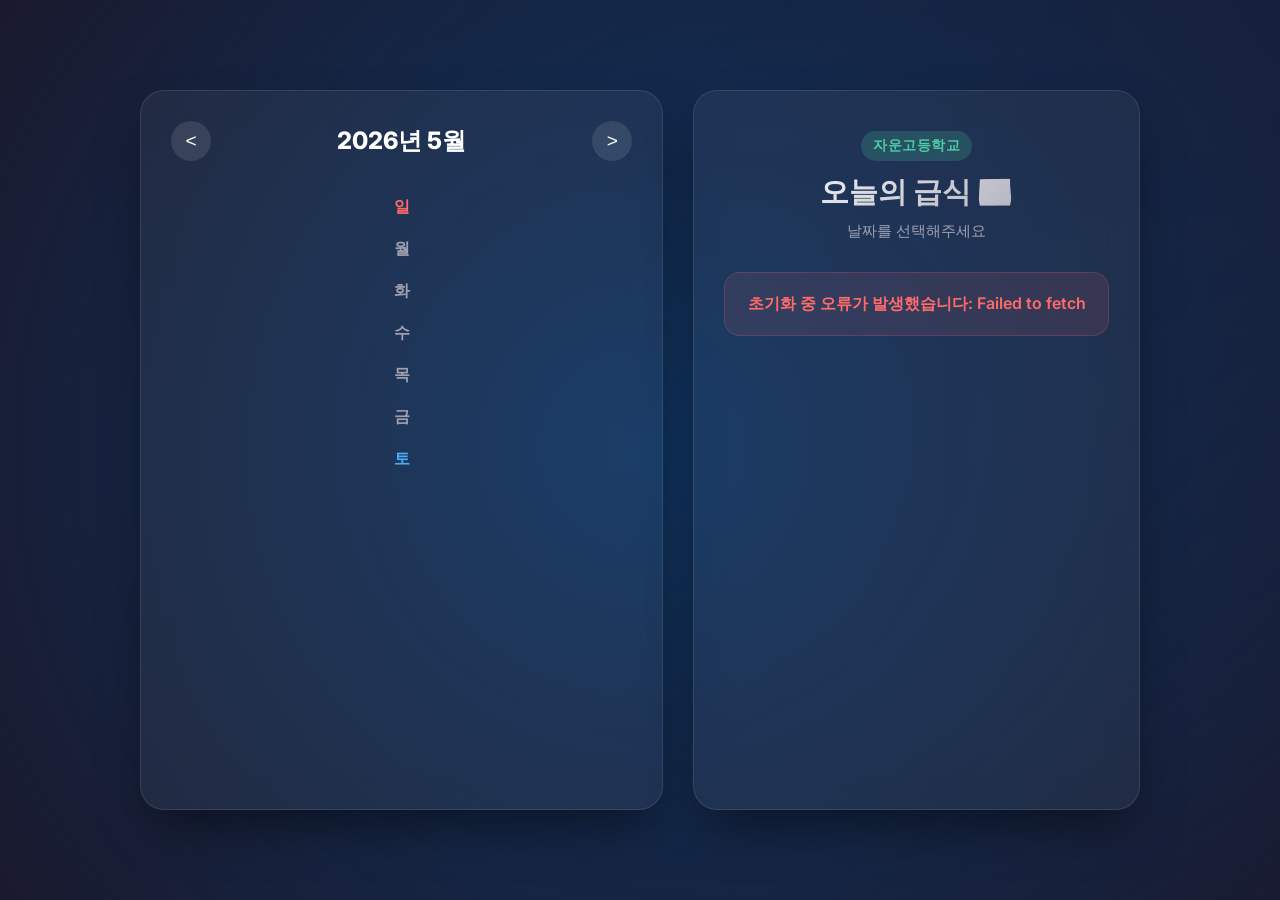
<file: index.html>
<!DOCTYPE html>
<html lang="ko">
<head>
    <meta charset="UTF-8">
    <meta name="viewport" content="width=device-width, initial-scale=1.0">
    <title>자운고등학교 월간 급식 달력</title>
    <meta name="description" content="자운고등학교의 월간 급식 메뉴를 달력 형태로 확인하세요.">
    <link rel="stylesheet" href="style.css">
    <!-- Google Fonts: Inter -->
    <link href="https://fonts.googleapis.com/css2?family=Inter:wght@400;600;800&display=swap" rel="stylesheet">
</head>
<body>
    <div class="background-animation"></div>
    
    <main class="dashboard">
        <!-- 왼쪽 패널: 캘린더 -->
        <section class="glass-panel calendar-panel">
            <header class="calendar-header">
                <button id="prev-month" class="nav-btn">&lt;</button>
                <h2 id="month-display">2026년 5월</h2>
                <button id="next-month" class="nav-btn">&gt;</button>
            </header>
            
            <div class="calendar-grid">
                <!-- 요일 헤더 -->
                <div class="day-name sun">일</div>
                <div class="day-name">월</div>
                <div class="day-name">화</div>
                <div class="day-name">수</div>
                <div class="day-name">목</div>
                <div class="day-name">금</div>
                <div class="day-name sat">토</div>
                
                <!-- 날짜 그리드 (JS로 동적 생성) -->
                <div id="calendar-days" class="days-grid"></div>
            </div>
            
            <div id="calendar-loading" class="spinner hidden">
                <div class="bounce1"></div>
                <div class="bounce2"></div>
                <div class="bounce3"></div>
            </div>
        </section>

        <!-- 오른쪽 패널: 급식 상세 정보 -->
        <section class="glass-panel detail-panel">
            <header>
                <div class="badge">자운고등학교</div>
                <h1>오늘의 급식 🍱</h1>
                <p id="date-display" class="date-text">날짜를 선택해주세요</p>
            </header>
            
            <div id="error-message" class="error-msg hidden"></div>

            <div id="meal-content" class="fade-in">
                <div class="empty-state" id="empty-state">
                    <span class="icon">🍽️</span>
                    <p>선택하신 날짜의 급식 정보가 없습니다.</p>
                </div>
                
                <div id="meal-data" class="hidden">
                    <ul id="menu-list" class="menu-list">
                        <!-- 메뉴 항목 동적 추가 -->
                    </ul>
                    <div class="nutrition-info">
                        <span class="icon">⚡</span>
                        <span id="calories-display">0 Kcal</span>
                    </div>
                </div>
            </div>
        </section>
    </main>

    <script src="script.js"></script>
</body>
</html>
</file>
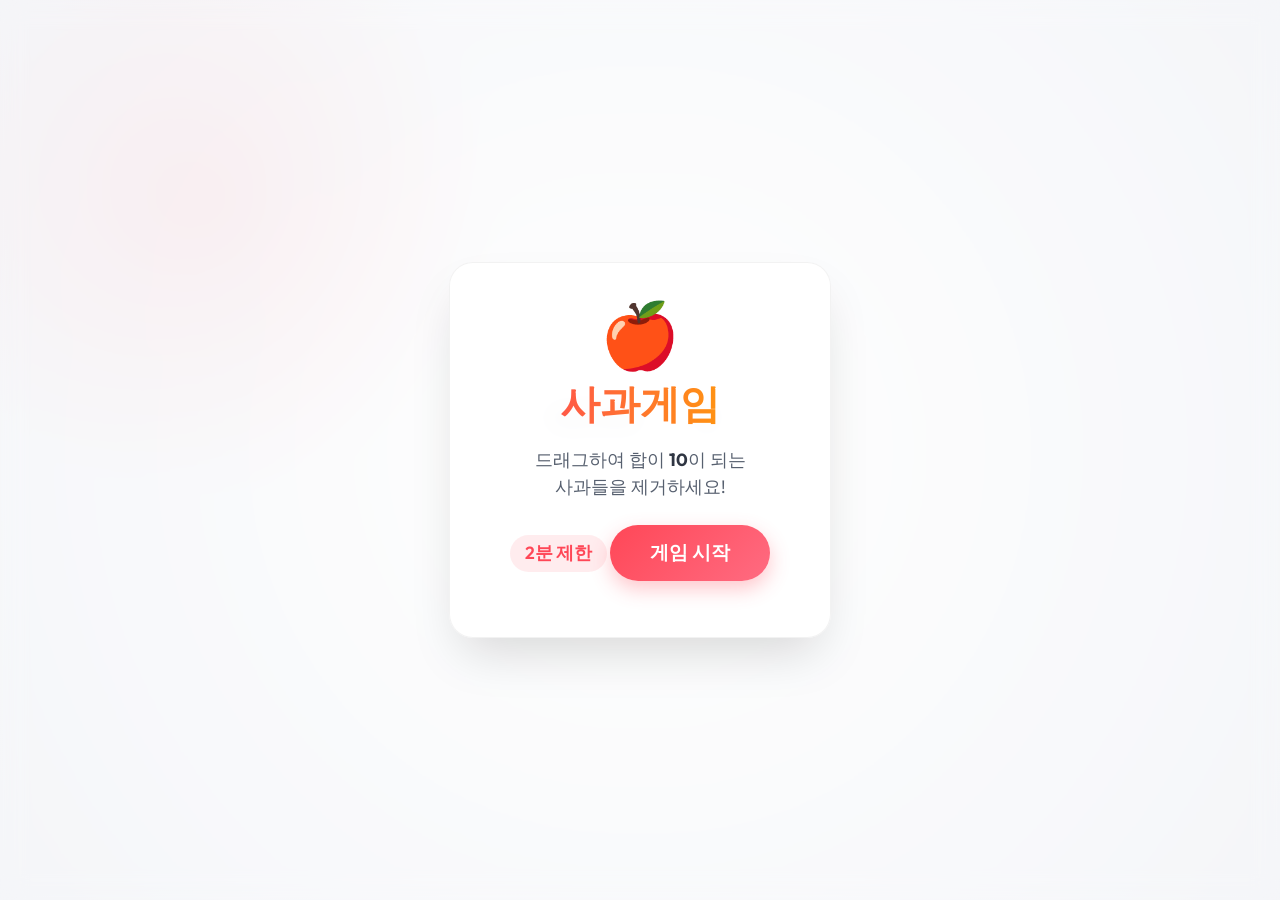
<file: game/index.html>
<!DOCTYPE html>
<html lang="ko">
<head>
    <meta charset="UTF-8">
    <meta name="viewport" content="width=device-width, initial-scale=1.0, maximum-scale=1.0, user-scalable=no">
    <title>사과게임 (Apple Game)</title>
    <link rel="stylesheet" href="style.css">
    <link href="https://fonts.googleapis.com/css2?family=Outfit:wght@400;600;800&display=swap" rel="stylesheet">
</head>
<body>
    <div id="game-container">
        <header id="header">
            <div class="stat-box">
                <span class="label">TIME</span>
                <span id="timer">02:00</span>
            </div>
            <div class="stat-box">
                <span class="label">SCORE</span>
                <span id="score">0</span>
            </div>
        </header>

        <main id="board-container">
            <div id="grid-board"></div>
            <div id="selection-box"></div>
        </main>
    </div>

    <!-- Start Overlay -->
    <div id="start-overlay" class="overlay active">
        <div class="overlay-content">
            <h1>🍎</h1>
            <h2>사과게임</h2>
            <p>드래그하여 합이 <strong>10</strong>이 되는<br>사과들을 제거하세요!</p>
            <p class="limit-text">2분 제한</p>
            <button id="start-btn" class="glow-button">게임 시작</button>
        </div>
    </div>

    <!-- Game Over Overlay -->
    <div id="gameover-overlay" class="overlay">
        <div class="overlay-content">
            <h1>🎉</h1>
            <h2>시간 종료!</h2>
            <p>최종 점수: <strong id="final-score">0</strong></p>
            <div id="ranking-container">
                <h3>🏆 Top 5 랭킹 🏆</h3>
                <ul id="ranking-list"></ul>
            </div>
            <button id="restart-btn" class="glow-button">다시 하기</button>
        </div>
    </div>

    <script src="script.js"></script>
</body>
</html>
</file>
<file: style.css>
:root {
    --bg-gradient-1: #1a1a2e;
    --bg-gradient-2: #16213e;
    --bg-gradient-3: #0f3460;
    --card-bg: rgba(255, 255, 255, 0.05);
    --card-border: rgba(255, 255, 255, 0.1);
    --text-primary: #ffffff;
    --text-secondary: #a0a0b0;
    --accent: #4ecca3;
    --accent-hover: #45b38f;
    --today-bg: rgba(78, 204, 163, 0.3);
    --active-bg: rgba(255, 255, 255, 0.2);
}

* {
    margin: 0;
    padding: 0;
    box-sizing: border-box;
}

body {
    font-family: 'Inter', sans-serif;
    background-color: var(--bg-gradient-1);
    color: var(--text-primary);
    min-height: 100vh;
    display: flex;
    justify-content: center;
    align-items: center;
    overflow-x: hidden;
    padding: 20px;
}

/* Dynamic Animated Background */
.background-animation {
    position: fixed;
    top: -50%;
    left: -50%;
    width: 200%;
    height: 200%;
    background: radial-gradient(circle at 50% 50%, var(--bg-gradient-3) 0%, transparent 50%),
                radial-gradient(circle at 80% 20%, var(--bg-gradient-2) 0%, transparent 50%);
    animation: rotate 30s linear infinite;
    z-index: -1;
}

@keyframes rotate {
    0% { transform: rotate(0deg); }
    100% { transform: rotate(360deg); }
}

/* Dashboard Layout */
.dashboard {
    display: flex;
    gap: 30px;
    width: 100%;
    max-width: 1000px;
    height: 80vh;
    min-height: 600px;
    perspective: 1000px;
}

/* Premium Glassmorphism Panel */
.glass-panel {
    background: var(--card-bg);
    backdrop-filter: blur(16px);
    -webkit-backdrop-filter: blur(16px);
    border: 1px solid var(--card-border);
    border-radius: 24px;
    box-shadow: 0 25px 50px -12px rgba(0, 0, 0, 0.5);
    display: flex;
    flex-direction: column;
    overflow: hidden;
}

/* Left Panel: Calendar */
.calendar-panel {
    flex: 1.2;
    padding: 30px;
}

.calendar-header {
    display: flex;
    justify-content: space-between;
    align-items: center;
    margin-bottom: 25px;
}

.calendar-header h2 {
    font-size: 1.5rem;
    font-weight: 800;
}

.nav-btn {
    background: rgba(255, 255, 255, 0.1);
    border: none;
    color: white;
    width: 40px;
    height: 40px;
    border-radius: 50%;
    cursor: pointer;
    font-size: 1.2rem;
    transition: all 0.3s ease;
}

.nav-btn:hover {
    background: var(--accent);
    transform: scale(1.1);
}

.calendar-grid {
    display: flex;
    flex-direction: column;
    height: 100%;
}

.day-name {
    text-align: center;
    font-weight: 600;
    color: var(--text-secondary);
    padding: 10px 0;
}

.day-name.sun { color: #ff6b6b; }
.day-name.sat { color: #4dabf7; }

.days-grid {
    display: grid;
    grid-template-columns: repeat(7, 1fr);
    grid-auto-rows: 1fr;
    gap: 8px;
    flex-grow: 1;
}

.day-cell {
    background: rgba(255, 255, 255, 0.03);
    border: 1px solid transparent;
    border-radius: 12px;
    display: flex;
    flex-direction: column;
    align-items: center;
    justify-content: center;
    cursor: pointer;
    transition: all 0.2s ease;
    position: relative;
    font-weight: 600;
}

.day-cell.empty {
    background: transparent;
    cursor: default;
}

.day-cell:not(.empty):hover {
    background: rgba(255, 255, 255, 0.1);
    transform: translateY(-2px);
}

.day-cell.has-meal::after {
    content: '';
    position: absolute;
    bottom: 15%;
    width: 6px;
    height: 6px;
    background-color: var(--accent);
    border-radius: 50%;
    box-shadow: 0 0 8px var(--accent);
}

.day-cell.today {
    background: var(--today-bg);
    border-color: var(--accent);
}

.day-cell.active {
    background: var(--active-bg);
    border-color: #fff;
    box-shadow: 0 0 15px rgba(255,255,255,0.2);
}

.day-cell.sun { color: #ff6b6b; }
.day-cell.sat { color: #4dabf7; }

/* Right Panel: Detail */
.detail-panel {
    flex: 1;
    padding: 40px 30px;
    overflow-y: auto;
}

.detail-panel header {
    text-align: center;
    margin-bottom: 30px;
}

.badge {
    display: inline-block;
    background: rgba(78, 204, 163, 0.2);
    color: var(--accent);
    padding: 6px 12px;
    border-radius: 20px;
    font-size: 0.85rem;
    font-weight: 600;
    margin-bottom: 12px;
    letter-spacing: 0.5px;
}

h1 {
    font-size: 1.8rem;
    font-weight: 800;
    margin-bottom: 8px;
    background: linear-gradient(135deg, #fff, #a0a0b0);
    -webkit-background-clip: text;
    -webkit-text-fill-color: transparent;
}

.date-text {
    font-size: 0.95rem;
    color: var(--text-secondary);
    font-weight: 400;
}

/* Loading Spinner */
.spinner {
    position: absolute;
    top: 50%;
    left: 50%;
    transform: translate(-50%, -50%);
    width: 70px;
    text-align: center;
    z-index: 10;
}

.spinner > div {
    width: 14px;
    height: 14px;
    background-color: var(--accent);
    border-radius: 100%;
    display: inline-block;
    animation: sk-bouncedelay 1.4s infinite ease-in-out both;
}

.spinner .bounce1 { animation-delay: -0.32s; }
.spinner .bounce2 { animation-delay: -0.16s; }

@keyframes sk-bouncedelay {
    0%, 80%, 100% { transform: scale(0); }
    40% { transform: scale(1.0); }
}

/* Error Message & Empty State */
.error-msg {
    text-align: center;
    padding: 20px;
    background: rgba(255, 107, 107, 0.1);
    border-radius: 16px;
    border: 1px solid rgba(255, 107, 107, 0.2);
    color: #ff6b6b;
    font-weight: 600;
    margin-bottom: 20px;
}

.empty-state {
    text-align: center;
    padding: 40px 20px;
    color: var(--text-secondary);
    display: flex;
    flex-direction: column;
    align-items: center;
    justify-content: center;
    height: 100%;
}

.empty-state .icon {
    font-size: 3rem;
    opacity: 0.5;
    margin-bottom: 15px;
    filter: grayscale(1);
}

/* Menu List */
.menu-list {
    list-style: none;
    margin-bottom: 30px;
}

.menu-item {
    padding: 14px 16px;
    margin-bottom: 10px;
    background: rgba(255, 255, 255, 0.03);
    border-radius: 12px;
    border: 1px solid rgba(255, 255, 255, 0.05);
    transition: all 0.3s ease;
    display: flex;
    align-items: center;
    font-size: 1.05rem;
    font-weight: 600;
}

.menu-item:hover {
    background: rgba(255, 255, 255, 0.08);
    transform: translateX(5px);
    border-color: rgba(255, 255, 255, 0.15);
}

.menu-item::before {
    content: '🍽️';
    margin-right: 12px;
    font-size: 1.2rem;
    opacity: 0.8;
}

.allergy-info {
    font-size: 0.75rem;
    color: var(--text-secondary);
    margin-left: auto;
    font-weight: 400;
}

/* Nutrition Info */
.nutrition-info {
    display: flex;
    align-items: center;
    justify-content: center;
    background: rgba(0, 0, 0, 0.2);
    padding: 16px;
    border-radius: 16px;
    font-size: 1.1rem;
    font-weight: 600;
    color: var(--accent);
}

.nutrition-info .icon {
    margin-right: 8px;
    font-size: 1.3rem;
}

/* Utility Classes */
.hidden { display: none !important; }

.fade-in {
    animation: fadeIn 0.5s ease forwards;
}

@keyframes fadeIn {
    from { opacity: 0; transform: translateY(10px); }
    to { opacity: 1; transform: translateY(0); }
}

/* Responsive Design */
@media (max-width: 768px) {
    .dashboard {
        flex-direction: column;
        height: auto;
        padding-bottom: 30px;
    }
    
    .calendar-panel {
        min-height: 450px;
    }
    
    .detail-panel {
        min-height: 400px;
    }
}
</file>
<file: game/style.css>
* {
    box-sizing: border-box;
    margin: 0;
    padding: 0;
    user-select: none; /* Prevent text selection while dragging */
}

body {
    font-family: 'Outfit', sans-serif;
    background: radial-gradient(circle at 50% 50%, #ffffff 0%, #eef0f5 100%);
    color: #2f3542;
    height: 100vh;
    display: flex;
    justify-content: center;
    align-items: center;
    overflow: hidden;
}

/* Background animated element */
body::before {
    content: '';
    position: absolute;
    width: 600px;
    height: 600px;
    background: radial-gradient(circle, rgba(255, 71, 87, 0.1) 0%, rgba(255,255,255,0) 70%);
    top: -100px;
    left: -100px;
    border-radius: 50%;
    animation: float 10s ease-in-out infinite;
    z-index: 0;
}

@keyframes float {
    0%, 100% { transform: translate(0, 0); }
    50% { transform: translate(50px, 50px); }
}

#game-container {
    position: relative;
    z-index: 10;
    display: flex;
    flex-direction: column;
    align-items: center;
    max-width: 100%;
}

#header {
    width: 100%;
    display: flex;
    justify-content: space-between;
    margin-bottom: 20px;
    padding: 0 20px;
}

.stat-box {
    background: rgba(255, 255, 255, 0.85);
    border: 1px solid rgba(0, 0, 0, 0.05);
    border-radius: 12px;
    padding: 10px 20px;
    display: flex;
    flex-direction: column;
    align-items: center;
    backdrop-filter: blur(15px);
    -webkit-backdrop-filter: blur(15px);
    box-shadow: 0 8px 32px 0 rgba(0, 0, 0, 0.05);
}

.stat-box .label {
    font-size: 0.8rem;
    font-weight: 600;
    color: #ff4757;
    letter-spacing: 2px;
    margin-bottom: 5px;
}

.stat-box span:not(.label) {
    font-size: 2rem;
    font-weight: 800;
    color: #2f3542;
}

#board-container {
    position: relative;
    background: rgba(255, 255, 255, 0.7);
    border: 1px solid rgba(255, 255, 255, 0.3);
    border-radius: 20px;
    padding: 15px;
    backdrop-filter: blur(20px);
    -webkit-backdrop-filter: blur(20px);
    box-shadow: 0 20px 40px rgba(0, 0, 0, 0.08), inset 0 0 0 1px rgba(255, 255, 255, 0.5);
    touch-action: none; /* Crucial for touch drag */
}

#grid-board {
    display: grid;
    /* Variables updated via JS depending on board size */
    gap: 4px; 
}

.apple {
    width: 40px;
    height: 40px;
    display: flex;
    justify-content: center;
    align-items: center;
    font-size: 1.5rem;
    font-weight: 800;
    color: #fff;
    background: linear-gradient(135deg, #ff6b81, #ff4757);
    border-radius: 50%;
    box-shadow: 
        inset -3px -3px 6px rgba(0,0,0,0.2),
        inset 3px 3px 6px rgba(255,255,255,0.4),
        0 4px 6px rgba(0,0,0,0.15);
    cursor: pointer;
    transition: transform 0.1s ease-out;
    position: relative;
}

/* Subtle leaf */
.apple::before {
    content: '';
    position: absolute;
    width: 10px;
    height: 10px;
    background: #2ed573;
    border-radius: 10px 0;
    top: -2px;
    right: 4px;
    box-shadow: inset 1px 1px 2px rgba(255,255,255,0.5);
    transform: rotate(15deg);
}

.apple-empty {
    visibility: hidden;
}

.apple.pop {
    animation: popOut 0.3s cubic-bezier(0.175, 0.885, 0.32, 1.275) forwards;
}

@keyframes popOut {
    0% { transform: scale(1); opacity: 1; }
    50% { transform: scale(1.3); opacity: 0.8; filter: brightness(1.5); }
    100% { transform: scale(0); opacity: 0; }
}

.apple.selected {
    transform: scale(0.9);
    filter: brightness(1.1);
    box-shadow: 0 0 0 3px #ff4757;
}

#selection-box {
    position: absolute;
    border: 3px dashed #ff4757;
    background: rgba(255, 71, 87, 0.15);
    pointer-events: none; /* Let clicks pass through */
    z-index: 20;
    display: none; /* Shown via JS */
    border-radius: 8px;
    box-shadow: 0 0 10px rgba(255, 71, 87, 0.2);
}

/* Overlays */
.overlay {
    position: fixed;
    top: 0; left: 0; width: 100vw; height: 100vh;
    background: rgba(255, 255, 255, 0.4);
    backdrop-filter: blur(12px);
    -webkit-backdrop-filter: blur(12px);
    display: flex;
    justify-content: center;
    align-items: center;
    z-index: 100;
    opacity: 0;
    pointer-events: none;
    transition: opacity 0.4s ease;
}

.overlay.active {
    opacity: 1;
    pointer-events: all;
}

.overlay-content {
    background: rgba(255, 255, 255, 0.95);
    border: 1px solid rgba(0, 0, 0, 0.05);
    padding: 40px 60px;
    border-radius: 24px;
    text-align: center;
    box-shadow: 0 25px 50px -12px rgba(0, 0, 0, 0.15);
    transform: translateY(20px);
    transition: transform 0.4s cubic-bezier(0.175, 0.885, 0.32, 1.275);
}

.overlay.active .overlay-content {
    transform: translateY(0);
}

.overlay-content h1 {
    font-size: 4rem;
    margin-bottom: 10px;
    line-height: 1;
}

.overlay-content h2 {
    font-size: 2.5rem;
    font-weight: 800;
    margin-bottom: 15px;
    background: linear-gradient(to right, #ff4757, #ffa502);
    -webkit-background-clip: text;
    background-clip: text;
    -webkit-text-fill-color: transparent;
}

.overlay-content p {
    font-size: 1.1rem;
    color: #57606f;
    margin-bottom: 25px;
    line-height: 1.5;
}

.overlay-content p strong {
    color: #2f3542;
}

.limit-text {
    font-size: 1rem;
    font-weight: 600;
    color: #ff4757 !important;
    background: rgba(255, 71, 87, 0.1);
    padding: 5px 15px;
    border-radius: 20px;
    display: inline-block;
}

#ranking-container {
    margin-bottom: 25px;
    text-align: center;
    background: rgba(240, 240, 245, 0.8);
    padding: 15px;
    border-radius: 12px;
}

#ranking-container h3 {
    font-size: 1.2rem;
    color: #ff4757;
    margin-bottom: 10px;
}

#ranking-list {
    list-style: none;
    margin: 0;
    padding: 0;
}

#ranking-list li {
    font-size: 1rem;
    font-weight: 600;
    color: #2f3542;
    margin-bottom: 5px;
    display: flex;
    justify-content: space-between;
    padding: 5px 15px;
    background: #ffffff;
    border-radius: 8px;
    box-shadow: 0 2px 5px rgba(0,0,0,0.05);
}

#ranking-list li span:first-child {
    font-weight: 700;
    color: #ffa502;
}

.glow-button {
    background: linear-gradient(135deg, #ff4757, #ff6b81);
    color: white;
    font-family: inherit;
    font-size: 1.2rem;
    font-weight: 800;
    border: none;
    padding: 15px 40px;
    border-radius: 30px;
    cursor: pointer;
    transition: all 0.3s ease;
    box-shadow: 0 8px 20px rgba(255, 71, 87, 0.3);
    outline: none;
}

.glow-button:hover {
    transform: translateY(-2px);
    box-shadow: 0 12px 25px rgba(255, 71, 87, 0.4);
    filter: brightness(1.1);
}

.glow-button:active {
    transform: translateY(1px);
    box-shadow: 0 4px 10px rgba(255, 71, 87, 0.3);
}

/* Responsive adjustments */
@media (max-width: 800px) {
    .apple {
        width: 32px;
        height: 32px;
        font-size: 1.2rem;
    }
    .apple::before {
        width: 8px;
        height: 8px;
        top: -1px;
        right: 3px;
    }
    #board-container {
        padding: 10px;
    }
}

@media (max-width: 600px) {
    .apple {
        width: 24px;
        height: 24px;
        font-size: 1rem;
    }
    .apple::before {
        width: 6px;
        height: 6px;
        top: -1px;
        right: 2px;
    }
    .stat-box span:not(.label) {
        font-size: 1.5rem;
    }
    .overlay-content {
        padding: 30px 20px;
    }
}

/* Effects */
.floating-score {
    position: fixed;
    font-size: 2.5rem;
    font-weight: 800;
    color: #2ed573;
    text-shadow: 0 0 10px rgba(46, 213, 115, 0.5), 0 0 20px rgba(255,255,255,0.8);
    pointer-events: none;
    z-index: 1000;
    transform: translate(-50%, -50%);
    animation: floatUp 1s ease-out forwards;
}

@keyframes floatUp {
    0% { transform: translate(-50%, -50%) scale(0.5); opacity: 0; }
    20% { transform: translate(-50%, -60%) scale(1.2); opacity: 1; }
    100% { transform: translate(-50%, -100px) scale(1); opacity: 0; }
}

.particle {
    position: fixed;
    width: 6px;
    height: 6px;
    border-radius: 50%;
    pointer-events: none;
    z-index: 999;
    transform: translate(-50%, -50%);
    animation: particleBurst 0.6s cubic-bezier(0.175, 0.885, 0.32, 1.275) forwards;
}

@keyframes particleBurst {
    0% { transform: translate(-50%, -50%) scale(1); opacity: 1; }
    100% { transform: translate(calc(-50% + var(--tx)), calc(-50% + var(--ty))) scale(0); opacity: 0; }
}
</file>
